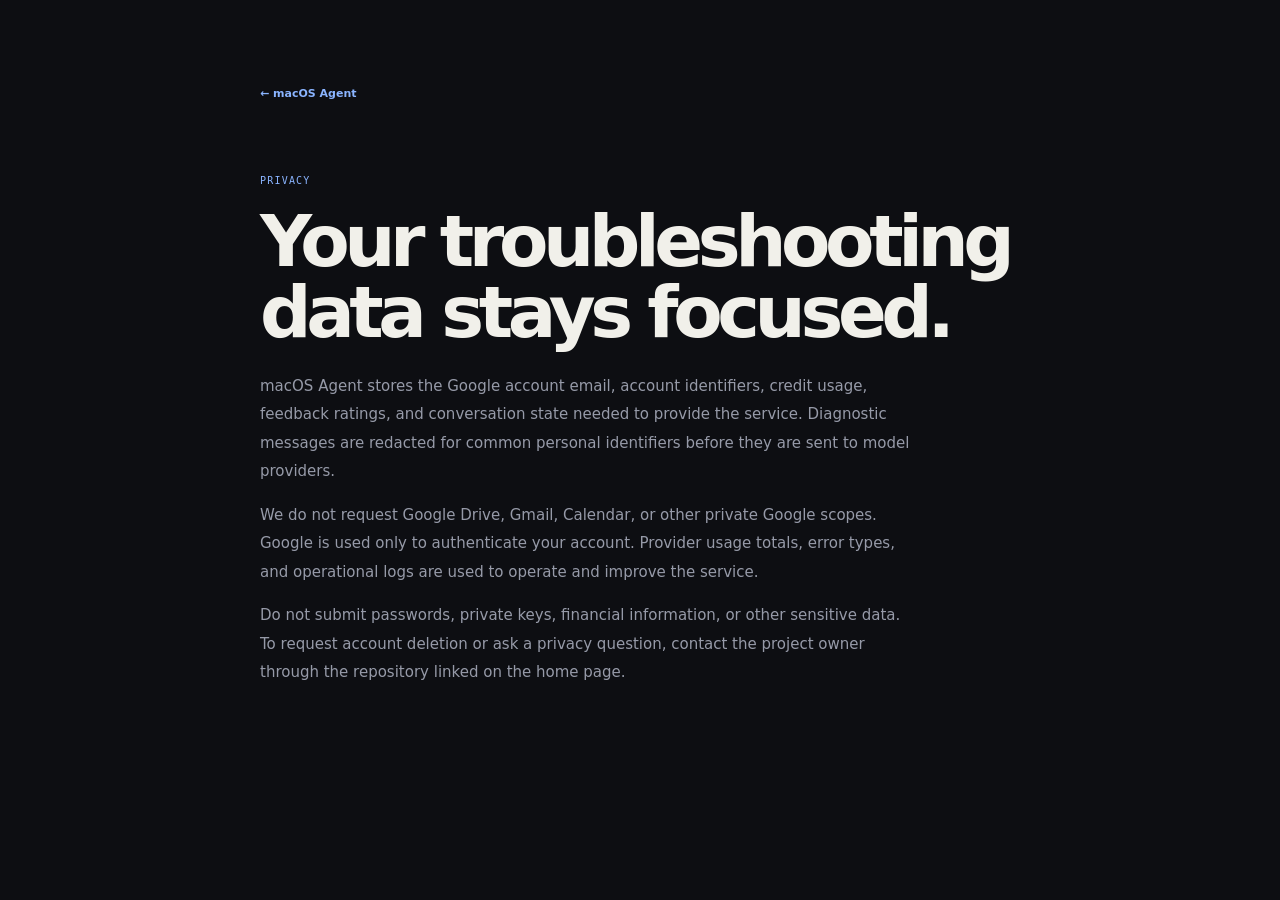
<file: Agent/frontend/landing/privacy.html>
<!doctype html>
<html lang="en">
<head>
  <meta charset="utf-8" />
  <meta name="viewport" content="width=device-width, initial-scale=1" />
  <title>Privacy — macOS Agent</title>
  <link rel="stylesheet" href="styles.css" />
</head>
<body>
  <main class="shell legal-page">
    <a class="text-link" href="/">← macOS Agent</a>
    <div class="eyebrow">Privacy</div>
    <h1>Your troubleshooting data stays focused.</h1>
    <p>macOS Agent stores the Google account email, account identifiers, credit usage, feedback ratings, and conversation state needed to provide the service. Diagnostic messages are redacted for common personal identifiers before they are sent to model providers.</p>
    <p>We do not request Google Drive, Gmail, Calendar, or other private Google scopes. Google is used only to authenticate your account. Provider usage totals, error types, and operational logs are used to operate and improve the service.</p>
    <p>Do not submit passwords, private keys, financial information, or other sensitive data. To request account deletion or ask a privacy question, contact the project owner through the repository linked on the home page.</p>
  </main>
</body>
</html>
</file>
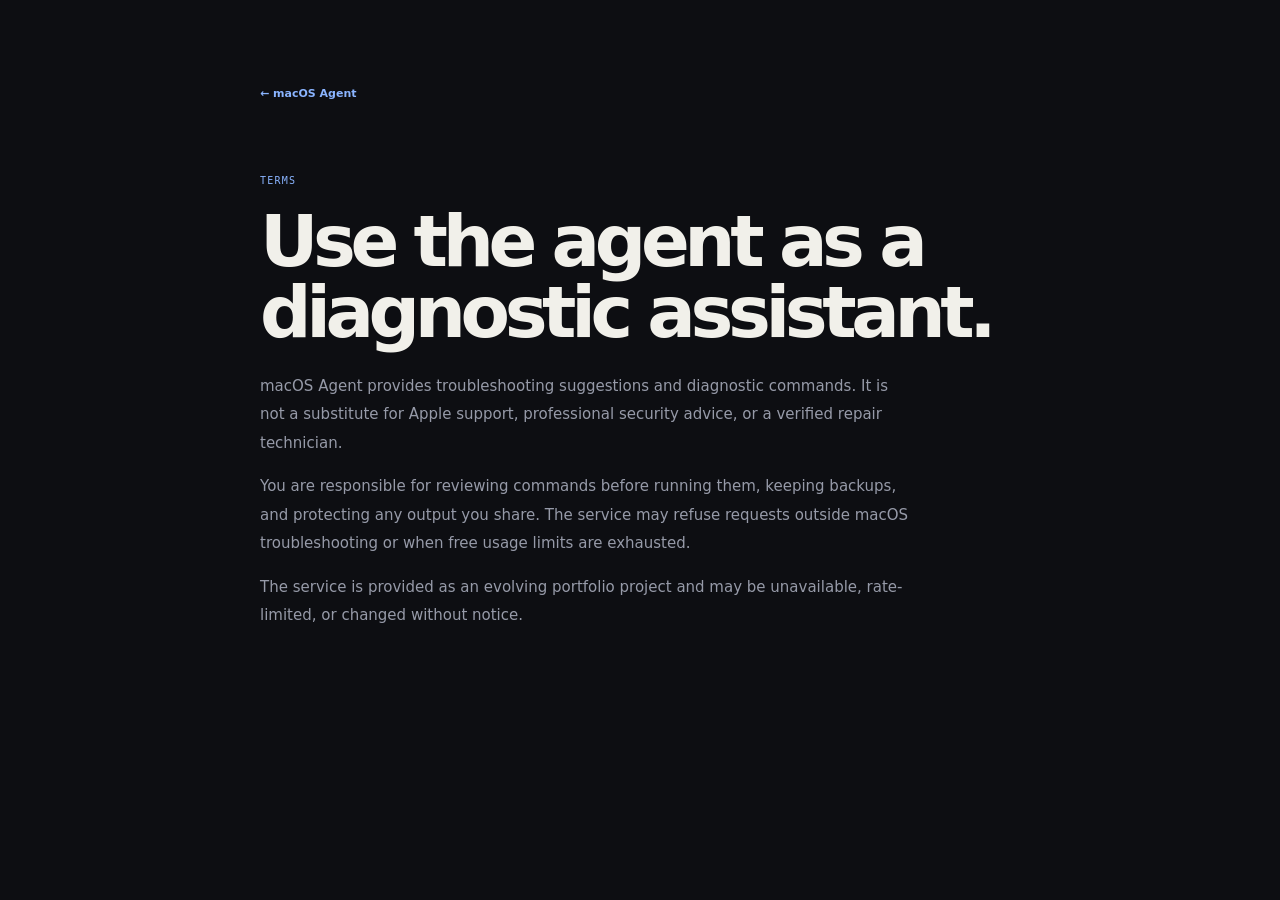
<file: Agent/frontend/landing/terms.html>
<!doctype html>
<html lang="en">
<head>
  <meta charset="utf-8" />
  <meta name="viewport" content="width=device-width, initial-scale=1" />
  <title>Terms — macOS Agent</title>
  <link rel="stylesheet" href="styles.css" />
</head>
<body>
  <main class="shell legal-page">
    <a class="text-link" href="/">← macOS Agent</a>
    <div class="eyebrow">Terms</div>
    <h1>Use the agent as a diagnostic assistant.</h1>
    <p>macOS Agent provides troubleshooting suggestions and diagnostic commands. It is not a substitute for Apple support, professional security advice, or a verified repair technician.</p>
    <p>You are responsible for reviewing commands before running them, keeping backups, and protecting any output you share. The service may refuse requests outside macOS troubleshooting or when free usage limits are exhausted.</p>
    <p>The service is provided as an evolving portfolio project and may be unavailable, rate-limited, or changed without notice.</p>
  </main>
</body>
</html>
</file>
<file: Agent/frontend/landing/styles.css>
:root {
  --bg: #0d0e12;
  --panel: #13151b;
  --panel-2: #171a21;
  --line: rgba(255,255,255,.1);
  --muted: #969aa8;
  --text: #f1f0ea;
  --blue: #8ab4ff;
  --green: #9ce4bd;
  --purple: #c5afff;
  --orange: #ffb47e;
  --cyan: #8fdce5;
  --max: 1180px;
}

* { box-sizing: border-box; }
html { scroll-behavior: smooth; }
body { margin: 0; background: var(--bg); color: var(--text); font-family: Manrope, system-ui, sans-serif; line-height: 1.5; overflow-x: hidden; }
a { color: inherit; text-decoration: none; }
.shell { width: min(calc(100% - 48px), var(--max)); margin: 0 auto; }
.noise { position: fixed; inset: 0; opacity: .035; pointer-events: none; z-index: 5; background-image: url("data:image/svg+xml,%3Csvg viewBox='0 0 180 180' xmlns='http://www.w3.org/2000/svg'%3E%3Cfilter id='n'%3E%3CfeTurbulence type='fractalNoise' baseFrequency='.8' numOctaves='3' stitchTiles='stitch'/%3E%3C/filter%3E%3Crect width='100%25' height='100%25' filter='url(%23n)' opacity='.8'/%3E%3C/svg%3E"); }
.orb { position: absolute; border-radius: 50%; filter: blur(80px); pointer-events: none; opacity: .18; }
.orb-a { width: 420px; height: 420px; top: 20px; right: -130px; background: #294d8f; }
.orb-b { width: 350px; height: 350px; top: 560px; left: -180px; background: #653383; opacity: .1; }
.site-header { position: relative; z-index: 2; display: flex; align-items: center; justify-content: space-between; padding: 26px 0; border-bottom: 1px solid var(--line); }
.logo { display: flex; align-items: center; gap: 10px; font-size: 14px; font-weight: 800; letter-spacing: -.03em; }
.logo em { color: var(--muted); font-style: normal; font-weight: 500; }
.logo-mark { display: grid; place-items: center; width: 28px; height: 28px; border: 1px solid #7f93bd; border-radius: 8px; color: var(--blue); font-size: 21px; transform: rotate(-9deg); }
nav { display: flex; align-items: center; gap: 27px; color: var(--muted); font-size: 12px; }
nav a { transition: color .2s ease; } nav a:hover { color: var(--text); }
.nav-cta { padding: 9px 13px; border: 1px solid var(--line); border-radius: 999px; color: var(--text); } .nav-cta span { color: var(--blue); margin-left: 6px; }
.hero { position: relative; z-index: 1; display: grid; grid-template-columns: 1fr 1fr; gap: 72px; align-items: center; padding: 112px 0 112px; }
.eyebrow { color: var(--blue); font: 500 10px/1.3 "DM Mono", monospace; letter-spacing: .12em; text-transform: uppercase; }
.pulse, .tiny-dot, .live-badge i { display: inline-block; width: 6px; height: 6px; border-radius: 50%; background: #7fe0a8; box-shadow: 0 0 0 4px rgba(127,224,168,.1); vertical-align: middle; margin-right: 7px; }
h1, h2, p { margin-top: 0; } h1 { margin: 19px 0 23px; font-size: clamp(48px, 6.3vw, 86px); line-height: .99; letter-spacing: -.075em; font-weight: 700; } h1 span, h2 span { color: #7f9fd8; }
.hero-lede { max-width: 490px; color: var(--muted); font-size: 16px; line-height: 1.75; }
.hero-actions { display: flex; gap: 11px; margin: 30px 0 27px; } .button { display: inline-flex; align-items: center; gap: 23px; border-radius: 7px; padding: 13px 16px; font-size: 12px; font-weight: 700; transition: transform .2s ease, background .2s ease; } .button:hover { transform: translateY(-2px); }
.button-primary { background: #e9ecf6; color: #11131a; } .button-primary:hover { background: #fff; } .button-quiet { border: 1px solid var(--line); color: var(--muted); } .button-quiet:hover { color: var(--text); }
.hero-note { color: #777c8a; font-size: 10px; } .lock { color: var(--purple); margin-right: 6px; }
.hero-console { box-shadow: 0 25px 90px rgba(0,0,0,.35); border: 1px solid rgba(159,178,228,.2); border-radius: 11px; background: linear-gradient(145deg, rgba(35,41,55,.85), rgba(15,17,23,.9)); overflow: hidden; transform: rotate(1.5deg); }
.console-top, .console-footer { display: flex; align-items: center; justify-content: space-between; padding: 13px 17px; border-bottom: 1px solid var(--line); color: #697185; font: 10px "DM Mono", monospace; } .console-top i { display: inline-block; width: 7px; height: 7px; margin-right: 4px; border-radius: 50%; background: #6d7280; } .console-top b { color: var(--green); font-size: 9px; font-weight: 500; }
.console-body { padding: 25px 20px 16px; font: 11px/1.8 "DM Mono", monospace; } .console-line { color: #c9ccda; } .console-line.muted { color: #8c91a1; } .line-no { display: inline-block; width: 28px; color: #4c5363; } .tag { color: var(--orange); font-size: 9px; margin-right: 10px; } .tag.blue { color: var(--blue); } .tag.purple { color: var(--purple); } .console-divider { height: 1px; margin: 18px 0; background: var(--line); }
.console-answer { display: flex; gap: 13px; padding: 16px; border: 1px solid rgba(138,180,255,.2); border-radius: 6px; background: rgba(138,180,255,.06); } .answer-mark { color: var(--blue); font-size: 19px; } .console-answer small { display: block; margin-bottom: 5px; color: var(--blue); font-size: 8px; letter-spacing: .1em; } .console-answer strong { display: block; color: #eef1fb; font: 500 13px Manrope, sans-serif; } .console-answer p { margin: 5px 0 0; color: #9da5b9; font: 10px/1.6 "DM Mono", monospace; }
.console-footer { border: 0; padding-top: 19px; } .console-footer .tiny-dot { width: 5px; height: 5px; margin-right: 5px; }
.proof-strip { display: grid; grid-template-columns: 1.35fr repeat(3, 1fr) 1.2fr; gap: 20px; align-items: center; padding: 22px 0; border-top: 1px solid var(--line); border-bottom: 1px solid var(--line); } .proof-label, .proof-source { color: #797e8d; font-size: 10px; line-height: 1.6; } .proof-stat { border-left: 1px solid var(--line); padding-left: 20px; } .proof-stat strong { display: block; color: #e5e8f2; font-size: 25px; letter-spacing: -.05em; } .proof-stat span { color: #7f8491; font-size: 10px; } .proof-source { text-align: right; } code { font-family: "DM Mono", monospace; }
.section { padding: 135px 0 20px; } .section-heading { max-width: 545px; } h2 { margin: 13px 0 17px; font-size: clamp(33px, 4vw, 56px); line-height: 1.04; letter-spacing: -.07em; } .section-heading p { color: var(--muted); font-size: 14px; line-height: 1.8; } .section-heading.compact { max-width: 430px; }
.architecture { margin-top: 58px; padding: 35px 34px 28px; border: 1px solid var(--line); border-radius: 11px; background: rgba(19,21,27,.7); } .arch-row, .arch-branches, .arch-footer { display: flex; align-items: center; justify-content: center; gap: 18px; } .arch-node { min-width: 176px; padding: 17px 18px; border: 1px solid rgba(255,255,255,.14); border-radius: 7px; background: #171a22; } .arch-node b, .arch-node small { display: block; } .arch-node b { margin-top: 8px; font-size: 13px; } .arch-node small { margin-top: 4px; color: #888e9c; font: 9px "DM Mono", monospace; } .node-label { color: var(--purple); font: 9px "DM Mono", monospace; letter-spacing: .1em; } .user-node { border-color: rgba(143,220,229,.25); } .user-node .node-icon { color: var(--cyan); font-size: 17px; } .api-node { border-color: rgba(138,180,255,.3); } .graph-node { border-color: rgba(197,175,255,.36); } .arrow { color: #606675; font-size: 20px; } .arch-branches { position: relative; gap: 10px; padding: 45px 0 29px; } .branch-line { position: absolute; top: 18px; left: 19%; right: 19%; height: 28px; border-top: 1px solid #3c4558; border-left: 1px solid #3c4558; border-right: 1px solid #3c4558; } .small-node { flex: 1; min-width: 0; } .node-label.green { color: var(--green); } .node-label.amber { color: var(--orange); } .node-label.pink { color: #ef9fcb; } .arch-footer { align-items: stretch; padding-top: 8px; border-top: 1px solid var(--line); } .wide-node { flex: 1; border: 0; background: #11141b; } .node-label.orange { color: var(--orange); } .node-label.cyan { color: var(--cyan); }
.split-section { display: grid; grid-template-columns: 1fr 1fr; gap: 100px; align-items: center; } .text-link { display: inline-flex; gap: 20px; color: var(--blue); font-size: 11px; font-weight: 700; } .memory-card { padding: 25px 25px 15px; border: 1px solid var(--line); border-radius: 9px; background: #13161d; box-shadow: 0 22px 60px rgba(0,0,0,.18); } .memory-top { display: flex; justify-content: space-between; padding-bottom: 19px; border-bottom: 1px solid var(--line); color: #737987; font: 9px "DM Mono", monospace; } .memory-top code { color: #9ea5b8; } .memory-item { display: flex; gap: 13px; padding: 19px 0; border-bottom: 1px solid rgba(255,255,255,.07); } .memory-dot { width: 8px; height: 8px; margin-top: 4px; border: 1px solid #596171; border-radius: 50%; } .memory-dot.active { border-color: var(--green); background: var(--green); box-shadow: 0 0 0 4px rgba(156,228,189,.08); } .memory-dot.next { border-color: var(--blue); background: var(--blue); } .memory-item small, .memory-summary span { display: block; color: #777e8d; font: 9px "DM Mono", monospace; letter-spacing: .1em; } .memory-item b { display: block; margin-top: 3px; color: #d6dae6; font-size: 12px; font-weight: 600; } .memory-summary { margin-top: 17px; padding: 13px; border-radius: 5px; background: rgba(138,180,255,.06); } .memory-summary p { margin: 6px 0 0; color: #9299a9; font: 10px/1.7 "DM Mono", monospace; }
.metrics-section { margin-top: 110px; padding: 38px 30px 28px; border: 1px solid var(--line); border-radius: 10px; background: linear-gradient(120deg, #141821, #101216); } .metrics-header { display: flex; justify-content: space-between; align-items: start; } .metrics-header h2 { margin-bottom: 0; } .live-badge { margin-top: 10px; color: var(--green); font: 9px "DM Mono", monospace; letter-spacing: .1em; } .metrics-grid { display: grid; grid-template-columns: repeat(4, 1fr); gap: 10px; margin-top: 36px; } .metric-card { position: relative; min-height: 158px; padding: 17px; border: 1px solid rgba(255,255,255,.08); border-radius: 6px; background: rgba(255,255,255,.025); overflow: hidden; } .metric-card small { color: #777e8d; font: 9px "DM Mono", monospace; } .metric-card strong { display: block; margin: 17px 0 2px; color: #e6e8f2; font-size: 27px; letter-spacing: -.05em; } .metric-card span { color: #858b99; font-size: 10px; } .spark { display: flex; align-items: end; gap: 3px; height: 30px; margin-top: 14px; opacity: .8; } .spark i { display: block; width: 10px; border-radius: 1px; background: var(--blue); } .spark i:nth-child(1) { height: 20%; } .spark i:nth-child(2) { height: 45%; } .spark i:nth-child(3) { height: 32%; } .spark i:nth-child(4) { height: 70%; } .spark i:nth-child(5) { height: 52%; } .spark i:nth-child(6) { height: 86%; } .spark i:nth-child(7) { height: 100%; } .spark-green i { background: var(--green); } .metric-line { position: absolute; right: 17px; bottom: 30px; left: 17px; height: 1px; background: linear-gradient(90deg, transparent, var(--purple), transparent); } .health-line { display: flex; gap: 5px; margin-top: 14px; } .health-line i { width: 21px; height: 4px; border-radius: 2px; background: #4d586b; } .health-line i:first-child { background: var(--green); } .metrics-footnote { margin: 21px 0 0; color: #696f7c; font: 9px "DM Mono", monospace; }
.stack-section { display: grid; grid-template-columns: .8fr 1.2fr; gap: 120px; padding-bottom: 105px; } .stack-list { border-top: 1px solid var(--line); } .stack-list > div { display: grid; grid-template-columns: 45px 1fr 1fr; align-items: center; gap: 10px; padding: 17px 0; border-bottom: 1px solid var(--line); } .stack-list span { color: #666d7b; font: 10px "DM Mono", monospace; } .stack-list b { font-size: 13px; } .stack-list small { color: #858b99; font: 10px "DM Mono", monospace; }
.closing { padding: 100px 0 120px; border-top: 1px solid var(--line); } .closing h2 { max-width: 650px; margin-bottom: 30px; font-size: clamp(45px, 6vw, 77px); } .site-footer { display: flex; justify-content: space-between; padding: 22px 0 27px; border-top: 1px solid var(--line); color: #707583; font: 9px "DM Mono", monospace; } .site-footer a { color: var(--blue); }
.legal-page { max-width: 760px; padding: 80px 0; } .legal-page .eyebrow { margin-top: 70px; } .legal-page h1 { font-size: clamp(42px, 6vw, 72px); } .legal-page p { max-width: 650px; color: var(--muted); font-size: 15px; line-height: 1.9; }
@media (max-width: 850px) { .shell { width: min(calc(100% - 32px), var(--max)); } nav a:not(.nav-cta) { display: none; } .hero { grid-template-columns: 1fr; gap: 50px; padding: 76px 0 80px; } .hero-console { transform: none; } .proof-strip { grid-template-columns: repeat(3, 1fr); } .proof-label { grid-column: 1 / -1; } .proof-source { display: none; } .split-section, .stack-section { grid-template-columns: 1fr; gap: 48px; } .architecture { padding: 24px 16px; } .arch-row { gap: 8px; } .arch-node { min-width: 0; padding: 13px 10px; } .arch-node b { font-size: 11px; } .arch-node small { font-size: 8px; } .arrow { font-size: 13px; } .metrics-grid { grid-template-columns: repeat(2, 1fr); } }
@media (max-width: 520px) { h1 { font-size: 48px; } .hero-lede { font-size: 14px; } .hero-actions { flex-wrap: wrap; } .proof-strip { gap: 14px; } .proof-stat { padding-left: 12px; } .proof-stat strong { font-size: 21px; } .proof-stat span { font-size: 9px; } .arch-row { align-items: stretch; } .arch-row .arch-node { flex: 1; } .arch-branches { display: grid; grid-template-columns: 1fr; } .branch-line { display: none; } .arch-footer { display: grid; } .metrics-grid { grid-template-columns: 1fr 1fr; gap: 7px; } .metrics-section { padding: 24px 14px 20px; } .metric-card { padding: 12px; } .metric-card strong { font-size: 22px; } .stack-list > div { grid-template-columns: 35px 1fr; } .stack-list small { grid-column: 2; } .site-footer { flex-wrap: wrap; gap: 10px; } }
</file>
